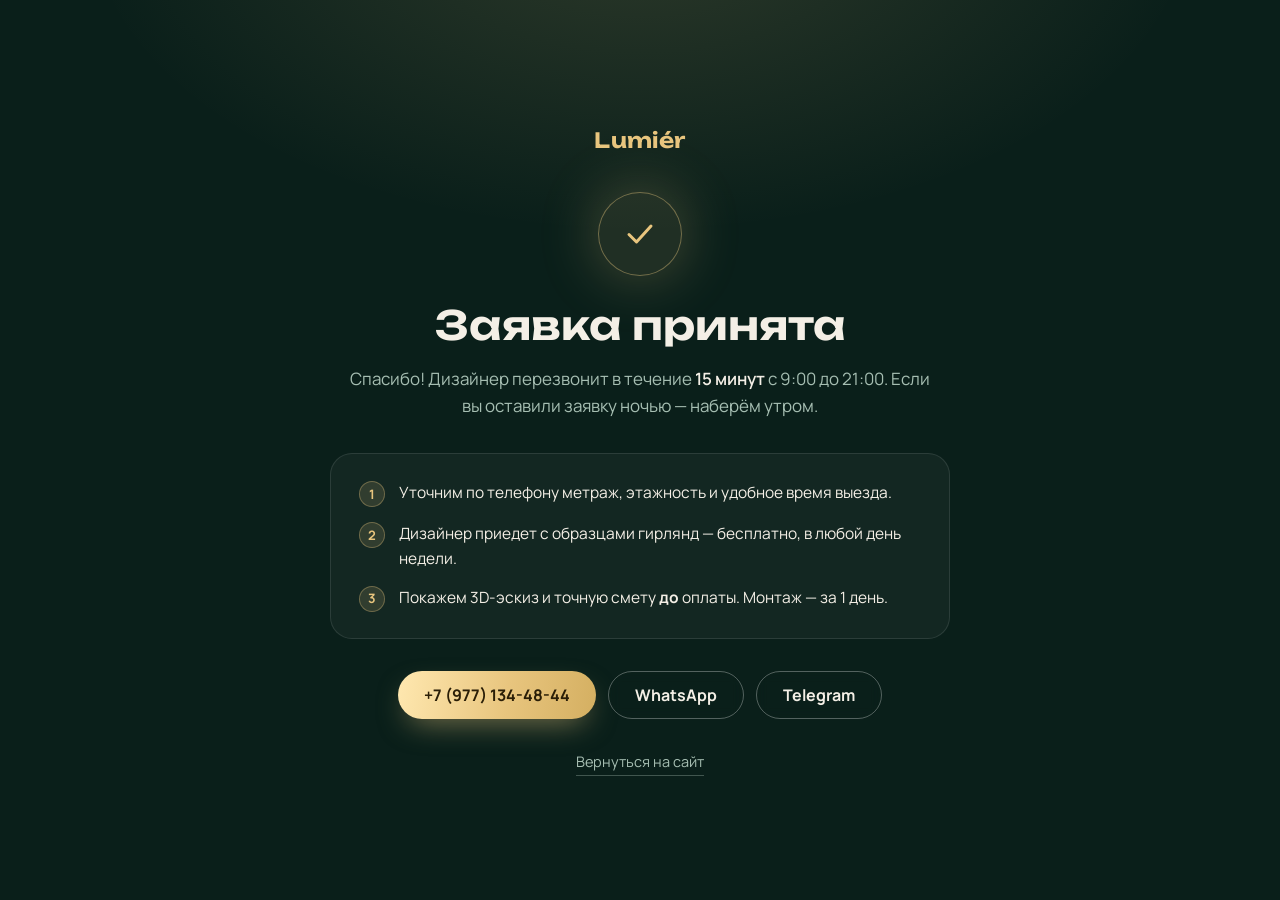
<file: thanks.html>
<!DOCTYPE html>
<html lang="ru">
<head>
<meta charset="UTF-8">
<meta name="viewport" content="width=device-width, initial-scale=1.0">
<title>Заявка принята — Lumiér</title>
<meta name="description" content="Заявка на украшение дома гирляндами принята. Дизайнер Lumiér перезвонит в ближайшее время.">

<!-- Служебная страница: в поиске ей делать нечего, иначе она попадёт в выдачу
     вместо главной и испортит статистику целей случайными заходами. -->
<meta name="robots" content="noindex, nofollow">
<meta name="theme-color" content="#0A1F1A">

<link rel="preload" as="font" type="font/woff2" href="assets/fonts/manrope-400-cyrillic.woff2" crossorigin>
<link rel="preload" as="font" type="font/woff2" href="assets/fonts/unbounded-600-cyrillic.woff2" crossorigin>
<link rel="stylesheet" href="assets/fonts/fonts.css">
<link rel="icon" type="image/svg+xml" href="assets/logo/logo-mark.svg">
<!-- нужен ради дизайн-токенов (:root) и классов .btn — своя вёрстка ниже -->
<link rel="stylesheet" href="css/styles.css">

<!-- ============ АНАЛИТИКА ============
     Счётчик здесь обязателен: цель «заявка» в Метрике считается по просмотру
     именно этой страницы. Уберёте счётчик — цель перестанет срабатывать. -->
<!-- Yandex.Metrika counter -->
<script type="text/javascript">
    (function(m,e,t,r,i,k,a){
        m[i]=m[i]||function(){(m[i].a=m[i].a||[]).push(arguments)};
        m[i].l=1*new Date();
        for (var j = 0; j < document.scripts.length; j++) {if (document.scripts[j].src === r) { return; }}
        k=e.createElement(t),a=e.getElementsByTagName(t)[0],k.async=1,k.src=r,a.parentNode.insertBefore(k,a)
    })(window, document,'script','https://mc.yandex.ru/metrika/tag.js?id=112009045', 'ym');

    ym(112009045, 'init', {ssr:true, webvisor:true, clickmap:true, ecommerce:"dataLayer", referrer: document.referrer, url: location.href, accurateTrackBounce:true, trackLinks:true});
</script>
<noscript><div><img src="https://mc.yandex.ru/watch/112009045" style="position:absolute; left:-9999px;" alt="" /></div></noscript>
<!-- /Yandex.Metrika counter -->

<style>
  body{
    min-height:100vh;
    display:flex; align-items:center; justify-content:center;
    padding:32px 20px;
    background:
      radial-gradient(900px 520px at 50% -10%, rgba(232,197,126,.16), transparent 62%),
      var(--night);
    color:var(--cream);
    font-family:var(--font);
    line-height:1.6;
  }

  .ty{ width:100%; max-width:620px; text-align:center; }

  .ty__logo{
    display:inline-block; margin-bottom:34px;
    font-family:var(--display); font-weight:600; font-size:21px; letter-spacing:.02em;
    color:var(--gold); text-decoration:none;
  }

  .ty__mark{
    width:84px; height:84px; margin:0 auto 26px;
    display:grid; place-items:center;
    border-radius:50%;
    background:rgba(232,197,126,.10);
    border:1.5px solid rgba(232,197,126,.42);
    box-shadow:var(--glow);
  }
  .ty__mark svg{ display:block; }

  .ty__title{
    font-family:var(--display); font-weight:600;
    font-size:clamp(28px, 5.2vw, 40px); line-height:1.18;
    margin-bottom:16px;
  }

  .ty__lead{ font-size:17px; color:var(--muted); margin-bottom:34px; }
  .ty__lead b{ color:var(--cream); font-weight:600; }

  .ty__next{
    text-align:left; list-style:none;
    display:grid; gap:14px;
    padding:26px 28px; margin-bottom:32px;
    border-radius:var(--r);
    background:var(--glass);
    border:1px solid var(--glass-line);
  }
  .ty__next li{ display:flex; gap:14px; align-items:flex-start; font-size:15.5px; }
  .ty__step{
    flex:0 0 26px; height:26px; margin-top:1px;
    display:grid; place-items:center;
    border-radius:50%;
    background:rgba(232,197,126,.14); border:1px solid rgba(232,197,126,.34);
    color:var(--gold); font-size:13px; font-weight:700;
  }

  .ty__actions{ display:flex; flex-wrap:wrap; gap:12px; justify-content:center; margin-bottom:28px; }

  .ty__back{
    display:inline-block;
    color:var(--muted); font-size:14.5px;
    text-decoration:none; border-bottom:1px solid rgba(166,190,178,.35);
    padding-bottom:2px;
  }
  .ty__back:hover{ color:var(--gold); border-bottom-color:var(--gold); }

  @media (max-width:560px){
    .ty__next{ padding:22px 20px; }
    .ty__actions .btn{ width:100%; }
  }
</style>
</head>
<body>

<main class="ty">
  <a class="ty__logo" href="index.html">Lumiér</a>

  <div class="ty__mark" aria-hidden="true">
    <svg width="38" height="38" viewBox="0 0 38 38" fill="none">
      <path d="M8 19.5 L15.5 27 L30 11" stroke="#E8C57E" stroke-width="3"
            stroke-linecap="round" stroke-linejoin="round"/>
    </svg>
  </div>

  <h1 class="ty__title">Заявка принята</h1>

  <p class="ty__lead">
    Спасибо! Дизайнер перезвонит в&nbsp;течение <b>15&nbsp;минут</b> с&nbsp;9:00 до&nbsp;21:00.
    Если вы&nbsp;оставили заявку ночью — наберём утром.
  </p>

  <ul class="ty__next">
    <li><span class="ty__step">1</span><span>Уточним по&nbsp;телефону метраж, этажность и&nbsp;удобное время выезда.</span></li>
    <li><span class="ty__step">2</span><span>Дизайнер приедет с&nbsp;образцами гирлянд — бесплатно, в&nbsp;любой день недели.</span></li>
    <li><span class="ty__step">3</span><span>Покажем 3D-эскиз и&nbsp;точную смету <b>до</b>&nbsp;оплаты. Монтаж — за&nbsp;1&nbsp;день.</span></li>
  </ul>

  <div class="ty__actions">
    <a href="tel:+79771344844" class="btn btn--gold">+7 (977) 134-48-44</a>
    <a href="https://wa.me/79771344844" class="btn btn--ghost" target="_blank" rel="noopener">WhatsApp</a>
    <a href="tg://resolve?domain=girlandahous" class="btn btn--ghost" target="_blank" rel="noopener">Telegram</a>
  </div>

  <a class="ty__back" href="index.html">Вернуться на&nbsp;сайт</a>
</main>

</body>
</html>
</file>
<file: assets/fonts/fonts.css>
/* Unbounded и Manrope, локальные копии (OFL). Сайт не обращается
   к fonts.googleapis.com — работает при любых блокировках. */
@font-face{
  font-family: 'Manrope';
  font-style: normal;
  font-weight: 400;
  font-display: swap;
  src: url(../fonts/manrope-400-cyrillic-ext.woff2) format('woff2');
  unicode-range: U+0460-052F, U+1C80-1C8A, U+20B4, U+2DE0-2DFF, U+A640-A69F, U+FE2E-FE2F;
}
@font-face{
  font-family: 'Manrope';
  font-style: normal;
  font-weight: 400;
  font-display: swap;
  src: url(../fonts/manrope-400-cyrillic.woff2) format('woff2');
  unicode-range: U+0301, U+0400-045F, U+0490-0491, U+04B0-04B1, U+2116;
}
@font-face{
  font-family: 'Manrope';
  font-style: normal;
  font-weight: 400;
  font-display: swap;
  src: url(../fonts/manrope-400-latin-ext.woff2) format('woff2');
  unicode-range: U+20BD;
}
@font-face{
  font-family: 'Manrope';
  font-style: normal;
  font-weight: 400;
  font-display: swap;
  src: url(../fonts/manrope-400-latin.woff2) format('woff2');
  unicode-range: U+0000-00FF, U+0131, U+0152-0153, U+02BB-02BC, U+02C6, U+02DA, U+02DC, U+0304, U+0308, U+0329, U+2000-206F, U+20AC, U+2122, U+2191, U+2193, U+2212, U+2215, U+FEFF, U+FFFD;
}
@font-face{
  font-family: 'Manrope';
  font-style: normal;
  font-weight: 500;
  font-display: swap;
  src: url(../fonts/manrope-500-cyrillic-ext.woff2) format('woff2');
  unicode-range: U+0460-052F, U+1C80-1C8A, U+20B4, U+2DE0-2DFF, U+A640-A69F, U+FE2E-FE2F;
}
@font-face{
  font-family: 'Manrope';
  font-style: normal;
  font-weight: 500;
  font-display: swap;
  src: url(../fonts/manrope-500-cyrillic.woff2) format('woff2');
  unicode-range: U+0301, U+0400-045F, U+0490-0491, U+04B0-04B1, U+2116;
}
@font-face{
  font-family: 'Manrope';
  font-style: normal;
  font-weight: 500;
  font-display: swap;
  src: url(../fonts/manrope-500-latin-ext.woff2) format('woff2');
  unicode-range: U+20BD;
}
@font-face{
  font-family: 'Manrope';
  font-style: normal;
  font-weight: 500;
  font-display: swap;
  src: url(../fonts/manrope-500-latin.woff2) format('woff2');
  unicode-range: U+0000-00FF, U+0131, U+0152-0153, U+02BB-02BC, U+02C6, U+02DA, U+02DC, U+0304, U+0308, U+0329, U+2000-206F, U+20AC, U+2122, U+2191, U+2193, U+2212, U+2215, U+FEFF, U+FFFD;
}
@font-face{
  font-family: 'Manrope';
  font-style: normal;
  font-weight: 600;
  font-display: swap;
  src: url(../fonts/manrope-600-cyrillic-ext.woff2) format('woff2');
  unicode-range: U+0460-052F, U+1C80-1C8A, U+20B4, U+2DE0-2DFF, U+A640-A69F, U+FE2E-FE2F;
}
@font-face{
  font-family: 'Manrope';
  font-style: normal;
  font-weight: 600;
  font-display: swap;
  src: url(../fonts/manrope-600-cyrillic.woff2) format('woff2');
  unicode-range: U+0301, U+0400-045F, U+0490-0491, U+04B0-04B1, U+2116;
}
@font-face{
  font-family: 'Manrope';
  font-style: normal;
  font-weight: 600;
  font-display: swap;
  src: url(../fonts/manrope-600-latin-ext.woff2) format('woff2');
  unicode-range: U+20BD;
}
@font-face{
  font-family: 'Manrope';
  font-style: normal;
  font-weight: 600;
  font-display: swap;
  src: url(../fonts/manrope-600-latin.woff2) format('woff2');
  unicode-range: U+0000-00FF, U+0131, U+0152-0153, U+02BB-02BC, U+02C6, U+02DA, U+02DC, U+0304, U+0308, U+0329, U+2000-206F, U+20AC, U+2122, U+2191, U+2193, U+2212, U+2215, U+FEFF, U+FFFD;
}
@font-face{
  font-family: 'Manrope';
  font-style: normal;
  font-weight: 700;
  font-display: swap;
  src: url(../fonts/manrope-700-cyrillic-ext.woff2) format('woff2');
  unicode-range: U+0460-052F, U+1C80-1C8A, U+20B4, U+2DE0-2DFF, U+A640-A69F, U+FE2E-FE2F;
}
@font-face{
  font-family: 'Manrope';
  font-style: normal;
  font-weight: 700;
  font-display: swap;
  src: url(../fonts/manrope-700-cyrillic.woff2) format('woff2');
  unicode-range: U+0301, U+0400-045F, U+0490-0491, U+04B0-04B1, U+2116;
}
@font-face{
  font-family: 'Manrope';
  font-style: normal;
  font-weight: 700;
  font-display: swap;
  src: url(../fonts/manrope-700-latin-ext.woff2) format('woff2');
  unicode-range: U+20BD;
}
@font-face{
  font-family: 'Manrope';
  font-style: normal;
  font-weight: 700;
  font-display: swap;
  src: url(../fonts/manrope-700-latin.woff2) format('woff2');
  unicode-range: U+0000-00FF, U+0131, U+0152-0153, U+02BB-02BC, U+02C6, U+02DA, U+02DC, U+0304, U+0308, U+0329, U+2000-206F, U+20AC, U+2122, U+2191, U+2193, U+2212, U+2215, U+FEFF, U+FFFD;
}
@font-face{
  font-family: 'Manrope';
  font-style: normal;
  font-weight: 800;
  font-display: swap;
  src: url(../fonts/manrope-800-cyrillic-ext.woff2) format('woff2');
  unicode-range: U+0460-052F, U+1C80-1C8A, U+20B4, U+2DE0-2DFF, U+A640-A69F, U+FE2E-FE2F;
}
@font-face{
  font-family: 'Manrope';
  font-style: normal;
  font-weight: 800;
  font-display: swap;
  src: url(../fonts/manrope-800-cyrillic.woff2) format('woff2');
  unicode-range: U+0301, U+0400-045F, U+0490-0491, U+04B0-04B1, U+2116;
}
@font-face{
  font-family: 'Manrope';
  font-style: normal;
  font-weight: 800;
  font-display: swap;
  src: url(../fonts/manrope-800-latin-ext.woff2) format('woff2');
  unicode-range: U+20BD;
}
@font-face{
  font-family: 'Manrope';
  font-style: normal;
  font-weight: 800;
  font-display: swap;
  src: url(../fonts/manrope-800-latin.woff2) format('woff2');
  unicode-range: U+0000-00FF, U+0131, U+0152-0153, U+02BB-02BC, U+02C6, U+02DA, U+02DC, U+0304, U+0308, U+0329, U+2000-206F, U+20AC, U+2122, U+2191, U+2193, U+2212, U+2215, U+FEFF, U+FFFD;
}
@font-face{
  font-family: 'Unbounded';
  font-style: normal;
  font-weight: 500;
  font-display: swap;
  src: url(../fonts/unbounded-500-cyrillic-ext.woff2) format('woff2');
  unicode-range: U+0460-052F, U+1C80-1C8A, U+20B4, U+2DE0-2DFF, U+A640-A69F, U+FE2E-FE2F;
}
@font-face{
  font-family: 'Unbounded';
  font-style: normal;
  font-weight: 500;
  font-display: swap;
  src: url(../fonts/unbounded-500-cyrillic.woff2) format('woff2');
  unicode-range: U+0301, U+0400-045F, U+0490-0491, U+04B0-04B1, U+2116;
}
@font-face{
  font-family: 'Unbounded';
  font-style: normal;
  font-weight: 500;
  font-display: swap;
  src: url(../fonts/unbounded-500-latin-ext.woff2) format('woff2');
  unicode-range: U+20BD;
}
@font-face{
  font-family: 'Unbounded';
  font-style: normal;
  font-weight: 500;
  font-display: swap;
  src: url(../fonts/unbounded-500-latin.woff2) format('woff2');
  unicode-range: U+0000-00FF, U+0131, U+0152-0153, U+02BB-02BC, U+02C6, U+02DA, U+02DC, U+0304, U+0308, U+0329, U+2000-206F, U+20AC, U+2122, U+2191, U+2193, U+2212, U+2215, U+FEFF, U+FFFD;
}
@font-face{
  font-family: 'Unbounded';
  font-style: normal;
  font-weight: 600;
  font-display: swap;
  src: url(../fonts/unbounded-600-cyrillic-ext.woff2) format('woff2');
  unicode-range: U+0460-052F, U+1C80-1C8A, U+20B4, U+2DE0-2DFF, U+A640-A69F, U+FE2E-FE2F;
}
@font-face{
  font-family: 'Unbounded';
  font-style: normal;
  font-weight: 600;
  font-display: swap;
  src: url(../fonts/unbounded-600-cyrillic.woff2) format('woff2');
  unicode-range: U+0301, U+0400-045F, U+0490-0491, U+04B0-04B1, U+2116;
}
@font-face{
  font-family: 'Unbounded';
  font-style: normal;
  font-weight: 600;
  font-display: swap;
  src: url(../fonts/unbounded-600-latin-ext.woff2) format('woff2');
  unicode-range: U+20BD;
}
@font-face{
  font-family: 'Unbounded';
  font-style: normal;
  font-weight: 600;
  font-display: swap;
  src: url(../fonts/unbounded-600-latin.woff2) format('woff2');
  unicode-range: U+0000-00FF, U+0131, U+0152-0153, U+02BB-02BC, U+02C6, U+02DA, U+02DC, U+0304, U+0308, U+0329, U+2000-206F, U+20AC, U+2122, U+2191, U+2193, U+2212, U+2215, U+FEFF, U+FFFD;
}
@font-face{
  font-family: 'Unbounded';
  font-style: normal;
  font-weight: 700;
  font-display: swap;
  src: url(../fonts/unbounded-700-cyrillic-ext.woff2) format('woff2');
  unicode-range: U+0460-052F, U+1C80-1C8A, U+20B4, U+2DE0-2DFF, U+A640-A69F, U+FE2E-FE2F;
}
@font-face{
  font-family: 'Unbounded';
  font-style: normal;
  font-weight: 700;
  font-display: swap;
  src: url(../fonts/unbounded-700-cyrillic.woff2) format('woff2');
  unicode-range: U+0301, U+0400-045F, U+0490-0491, U+04B0-04B1, U+2116;
}
@font-face{
  font-family: 'Unbounded';
  font-style: normal;
  font-weight: 700;
  font-display: swap;
  src: url(../fonts/unbounded-700-latin-ext.woff2) format('woff2');
  unicode-range: U+20BD;
}
@font-face{
  font-family: 'Unbounded';
  font-style: normal;
  font-weight: 700;
  font-display: swap;
  src: url(../fonts/unbounded-700-latin.woff2) format('woff2');
  unicode-range: U+0000-00FF, U+0131, U+0152-0153, U+02BB-02BC, U+02C6, U+02DA, U+02DC, U+0304, U+0308, U+0329, U+2000-206F, U+20AC, U+2122, U+2191, U+2193, U+2212, U+2215, U+FEFF, U+FFFD;
}
</file>
<file: css/styles.css>
/* ===================================================================
   Lumiér — украшение домов гирляндами под ключ
   Дизайн-система: тёмно-изумрудный «новогодний люкс» + тёплое золото
   =================================================================== */

:root{
  /* палитра */
  --night:      #0A1F1A;
  --night-2:    #0B2B22;
  --emerald:    #0E3B2E;
  --emerald-3:  #14503D;
  --gold:       #E8C57E;
  --gold-2:     #D4AF61;
  --warm:       #FFE8B0;
  --cream:      #F4EFE6;
  --cream-bg:   #F7F3EA;
  --ink:        #16221C;       /* текст на светлом */
  --muted:      #A6BEB2;       /* приглушённый на тёмном (AA) */
  --muted-d:    #4F6359;       /* приглушённый на светлом (AA) */
  --line:       rgba(232,197,126,.18);
  --line-d:     rgba(22,34,28,.12);
  --btn-line-d: rgba(22,34,28,.30);   /* видимый бордер outline-кнопок на светлом */
  --btn-line:   rgba(255,255,255,.30); /* видимый бордер outline-кнопок на тёмном */

  /* эффекты */
  --glass:      rgba(255,255,255,.04);
  --glass-line: rgba(255,255,255,.10);
  --glow:       0 0 60px rgba(232,197,126,.30);
  --shadow:     0 24px 60px -24px rgba(0,0,0,.55);
  --shadow-sm:  0 10px 30px -14px rgba(0,0,0,.45);
  --r:          22px;
  --r-sm:       14px;

  --maxw: 1200px;
  --font: "Manrope", system-ui, -apple-system, "Segoe UI", Roboto, sans-serif;
  --display: "Unbounded", var(--font);
}

*{ box-sizing:border-box; margin:0; padding:0; }
[hidden]{ display:none !important; }   /* hidden-атрибут должен скрывать даже .btn/.flex */
html{ scroll-behavior:smooth; -webkit-text-size-adjust:100%; }
body{
  font-family:var(--font);
  background:var(--night);
  color:var(--cream);
  line-height:1.6;
  font-size:17px;
  overflow-x:hidden;
  -webkit-font-smoothing:antialiased;
}
img{ max-width:100%; display:block; }
a{ color:inherit; text-decoration:none; }
/* длинные слова («рассчитывается», «Рублёво-Успенское») на узких экранах
   не должны распирать блок — переносим их, при возможности по слогам */
h1,h2,h3,h4,p,li,a,b,span,summary,figcaption,legend{ overflow-wrap:break-word; }
.section__title,.section__sub{ hyphens:auto; }
button{ font-family:inherit; cursor:pointer; border:none; background:none; color:inherit; }
.container{ width:100%; max-width:var(--maxw); margin:0 auto; padding:0 24px; }

/* ---------- типографика / утилиты ---------- */
.section{ padding:96px 0; position:relative; }
.section__head{ max-width:760px; margin:0 auto 56px; text-align:center; }
.section__title{
  font-family:var(--display);
  font-weight:600;
  font-size:clamp(28px,4.2vw,46px);
  line-height:1.12;
  letter-spacing:-.01em;
}
.section__sub{ margin-top:18px; color:var(--muted); font-size:clamp(16px,1.6vw,19px); }
.grad{
  background:linear-gradient(100deg,var(--warm),var(--gold) 45%,var(--gold-2));
  -webkit-background-clip:text; background-clip:text; color:transparent;
}
.eyebrow{
  display:inline-flex; align-items:center; gap:9px;
  font-size:13px; font-weight:700; letter-spacing:.14em; text-transform:uppercase;
  color:var(--gold); margin-bottom:18px;
}
.eyebrow .dot{ width:7px; height:7px; border-radius:50%; background:var(--warm); box-shadow:0 0 12px var(--warm); }
.eyebrow--dark{ color:var(--gold-2); }

/* ---------- кнопки ---------- */
.btn{
  display:inline-flex; align-items:center; justify-content:center; gap:8px;
  padding:15px 26px; border-radius:999px; font-weight:700; font-size:16px;
  transition:transform .2s, box-shadow .25s, background .25s, color .2s;
  white-space:nowrap; line-height:1;
}
.btn--sm{ padding:11px 18px; font-size:14px; }
.btn--full{ width:100%; }
.btn--gold{
  background:linear-gradient(100deg,var(--warm),var(--gold) 55%,var(--gold-2));
  color:#2A1E07; box-shadow:0 12px 30px -10px rgba(232,197,126,.55);
  position:relative; overflow:hidden;
}
.btn--gold::after{
  content:''; position:absolute; inset:0;
  background:linear-gradient(110deg, transparent 15%, rgba(255,255,255,.1) 30%, rgba(255,255,255,.75) 50%, rgba(255,255,255,.1) 70%, transparent 85%);
  transform:translateX(-140%);
  animation:btnShimmer 2.4s ease-in-out infinite;
  pointer-events:none;
}
.btn--gold:hover{ transform:translateY(-2px); box-shadow:0 18px 44px -10px rgba(232,197,126,.75); }
.btn--gold:hover::after{ animation-play-state:paused; }
.btn--ghost{ border:1.5px solid var(--btn-line); color:var(--cream); backdrop-filter:blur(6px); }
.btn--ghost:hover{ border-color:var(--gold); color:var(--gold); }
.btn--ghost-dark{ border:1.5px solid var(--btn-line-d); color:var(--ink); }
.btn--ghost-dark:hover{ border-color:var(--gold-2); color:var(--emerald-3); background:rgba(212,175,97,.08); }

/* видимый фокус для доступности */
:focus-visible{ outline:2px solid var(--gold); outline-offset:2px; border-radius:4px; }
.btn:focus-visible{ outline-offset:3px; }

/* =================== HEADER =================== */
.header{
  position:sticky; top:0; z-index:60;
  background:rgba(10,31,26,.72);
  backdrop-filter:saturate(140%) blur(14px);
  border-bottom:1px solid var(--line);
  transition:background .3s, box-shadow .3s;
}
.header.is-scrolled{ background:rgba(8,24,20,.92); box-shadow:0 10px 30px -18px #000; }
.header__inner{ display:flex; align-items:center; gap:18px; height:74px; }
.logo{ display:inline-flex; align-items:center; gap:11px; }
.logo__mark{ filter:drop-shadow(0 0 10px rgba(255,232,176,.5)); flex:none; }
.logo__word{ font-family:var(--display); font-weight:600; font-size:22px; letter-spacing:.01em; display:flex; align-items:baseline; gap:6px; }
.logo__dot{ color:var(--gold); }
.logo__word i{ font-style:normal; font-size:11px; letter-spacing:.16em; text-transform:uppercase; color:var(--muted); font-family:var(--font); font-weight:600; white-space:nowrap; }
.nav{ display:flex; gap:22px; margin-left:8px; }
.nav a{ font-size:15px; font-weight:600; color:var(--cream); opacity:.82; transition:opacity .2s,color .2s; white-space:nowrap; }
.nav a:hover{ opacity:1; color:var(--gold); }
.header__cta{ display:flex; align-items:center; gap:16px; margin-left:auto; }
.header__phone{ display:flex; flex-direction:column; line-height:1.2; text-align:right; }
.header__phone span{ font-weight:800; font-size:17px; white-space:nowrap; }
.header__phone small{ font-size:11px; color:var(--muted); }
.burger{ display:none; flex-direction:column; gap:5px; padding:8px; }
.burger span{ width:24px; height:2px; background:var(--cream); border-radius:2px; transition:.3s; }
.burger[aria-expanded="true"] span:nth-child(1){ transform:translateY(7px) rotate(45deg); }
.burger[aria-expanded="true"] span:nth-child(2){ opacity:0; }
.burger[aria-expanded="true"] span:nth-child(3){ transform:translateY(-7px) rotate(-45deg); }

/* =================== HERO (full-bleed cinematic) =================== */
.hero{ position:relative; overflow:hidden; min-height:min(88vh,720px); display:flex; align-items:center; background:var(--night); }
.hero__photo{ position:absolute; inset:0; width:100%; height:100%; object-fit:cover; object-position:75% 50%; z-index:0; background:linear-gradient(160deg,#0c3024,#0a1f1a); }
.hero__scrim{ position:absolute; inset:0; z-index:1; background:
    linear-gradient(100deg, rgba(8,22,18,.95) 0%, rgba(8,22,18,.82) 34%, rgba(8,22,18,.45) 58%, rgba(8,22,18,.12) 100%),
    linear-gradient(0deg, rgba(8,22,18,.85) 0%, transparent 32%); }
.hero__snow{ position:absolute; inset:0; z-index:1; opacity:.5; pointer-events:none;
  background-image:
    radial-gradient(1.5px 1.5px at 22% 26%, rgba(255,232,176,.9), transparent),
    radial-gradient(1.5px 1.5px at 62% 16%, rgba(255,232,176,.6), transparent),
    radial-gradient(1px 1px at 38% 64%, rgba(232,197,126,.7), transparent),
    radial-gradient(1px 1px at 14% 78%, rgba(232,197,126,.6), transparent),
    radial-gradient(1px 1px at 48% 40%, rgba(255,232,176,.5), transparent); }
.hero__snowfx{ position:absolute; inset:0; z-index:2; pointer-events:none; }
.hero__inner{ position:relative; z-index:3; padding:48px 0; }
.hero__content{ max-width:660px; }
.hero__title{ font-family:var(--display); font-weight:700; font-size:clamp(34px,4.4vw,54px); line-height:1.07; letter-spacing:-.02em; text-shadow:0 2px 30px rgba(0,0,0,.4); }
.hero__lead{ margin-top:14px; max-width:540px; color:#DCE6DF; font-size:clamp(15px,1.5vw,17px); }
.hero__lead b{ color:var(--warm); font-weight:700; }
.hero__price{ display:flex; align-items:center; gap:18px; margin:20px 0 4px; flex-wrap:wrap; }
.hero__price-main{ display:flex; align-items:baseline; gap:11px; }
.hero__price-main b{ font-family:var(--display); font-size:clamp(30px,3.6vw,40px); color:var(--gold); }
.hero__price-main span{ color:#C4D3CC; font-size:13.5px; line-height:1.3; }
.hero__pill{ display:inline-flex; align-items:center; gap:8px; padding:9px 16px; border:1px solid var(--line); border-radius:999px; font-size:14px; font-weight:600; color:var(--warm); background:rgba(10,31,26,.5); backdrop-filter:blur(6px); }
.hero__pill-ic{ display:grid; place-items:center; width:18px; height:18px; border-radius:50%; background:linear-gradient(135deg,var(--warm),var(--gold-2)); color:#2A1E07; font-size:11px; font-weight:800; }
.btn--lg{ padding:18px 32px; font-size:17px; }
.hero__actions{ display:flex; gap:14px; margin-top:22px; flex-wrap:wrap; }
.hero__credit{ position:absolute; right:24px; bottom:18px; z-index:3; display:flex; align-items:center; gap:8px; padding:9px 15px; border-radius:12px; background:rgba(10,31,26,.6); backdrop-filter:blur(10px); border:1px solid var(--line); font-size:12.5px; font-weight:600; color:var(--cream); }
.hero__credit::before{ content:"★"; color:var(--gold); }

/* =================== TRUST STRIP (стат-бэнд + бегущая лента) =================== */
.trust{ position:relative; background:linear-gradient(180deg, rgba(14,59,46,.5), rgba(10,31,26,.65)); border-bottom:1px solid var(--line); }
.trust .container{ padding-top:54px; padding-bottom:30px; }
/* строка достижений */
.trust__stats{ list-style:none; display:grid; grid-template-columns:repeat(4,1fr); gap:24px; }
.trust__stats li{ position:relative; text-align:center; padding:6px 12px; }
.trust__stats li:not(:last-child)::after{ content:""; position:absolute; right:-12px; top:14%; bottom:14%; width:1px; background:linear-gradient(180deg,transparent,var(--line),transparent); }
.trust__stats b{ display:block; font-family:var(--display); font-weight:700; font-size:clamp(34px,4.4vw,52px); line-height:1; color:var(--cream); letter-spacing:-.02em; }
.trust__stats b i{ font-style:normal; color:var(--gold); font-size:.55em; }
.trust__stats span{ display:block; margin-top:10px; font-size:13.5px; color:#A9C0B6; line-height:1.35; }
/* бегущая лента посёлков */
.trust__marquee{ display:flex; align-items:center; gap:24px; padding:22px 0 8px; margin-top:24px; border-top:1px solid var(--line); }
.trust__mlabel{ flex:none; padding-left:24px; font-size:12px; font-weight:700; letter-spacing:.14em; text-transform:uppercase; color:var(--gold-2); }
/* min-width:0 обязателен: без него flex-элемент не даёт себя сжать до ширины
   родителя и бегущая строка растягивает страницу по длине текста */
.trust__viewport{ position:relative; overflow:hidden; flex:1; min-width:0; max-width:100%;
  -webkit-mask:linear-gradient(90deg, transparent, #000 6%, #000 94%, transparent);
  mask:linear-gradient(90deg, transparent, #000 6%, #000 94%, transparent); }
.trust__track{ display:inline-flex; align-items:center; gap:0; white-space:nowrap; animation:marquee 38s linear infinite; }
.trust__track span{ font-family:var(--display); font-weight:500; font-size:clamp(17px,1.7vw,21px); color:var(--cream); opacity:.92; padding:0 4px; }
.trust__track i{ font-style:normal; color:var(--gold); margin:0 22px; font-size:13px; opacity:.7; }
.trust:hover .trust__track{ animation-play-state:paused; }
@keyframes marquee{ from{ transform:translateX(0); } to{ transform:translateX(-50%); } }
@media (prefers-reduced-motion:reduce){ .trust__track{ animation:none; } }

/* =================== PAINS =================== */
.pains{ background:linear-gradient(180deg,var(--night-2),var(--night)); }
.pains__grid{ display:grid; grid-template-columns:repeat(4,1fr); gap:20px; }
.pain{ padding:28px 26px; border-radius:var(--r); background:linear-gradient(180deg,rgba(255,255,255,.05),rgba(255,255,255,.02)); border:1px solid var(--glass-line); position:relative; overflow:hidden; transition:transform .3s, border-color .3s, box-shadow .3s; }
.pain:hover{ transform:translateY(-5px); border-color:rgba(232,197,126,.35); }
.pain__ic{ display:grid; place-items:center; width:50px; height:50px; border-radius:14px; background:rgba(232,197,126,.12); border:1px solid rgba(232,197,126,.3); color:var(--gold); margin-bottom:18px; }
.pain__ic svg{ width:25px; height:25px; }
.pain__no{ position:absolute; top:18px; right:22px; font-family:var(--display); font-weight:700; font-size:46px; color:var(--gold); opacity:.12; line-height:1; }
.pain h3{ margin:0 0 10px; font-size:18px; line-height:1.3; }
.pain p{ font-size:14.5px; color:var(--muted); }
.pains__solve{ margin-top:36px; display:flex; align-items:center; justify-content:space-between; gap:24px; flex-wrap:wrap; padding:28px 32px; border-radius:var(--r); background:linear-gradient(100deg,rgba(20,80,61,.5),rgba(14,59,46,.3)); border:1px solid var(--line); }
.pains__solve p{ max-width:680px; font-size:16px; }
.pains__solve b{ color:var(--warm); }

/* =================== SERVICES =================== */
.services{ background:var(--cream-bg); color:var(--ink); }
.services .section__sub,.prices .section__sub,.process .section__sub{ color:var(--muted-d); }
.services .eyebrow--dark,.prices .eyebrow--dark,.process .eyebrow--dark,.usp .eyebrow--dark,.team .eyebrow--dark,.reviews .eyebrow--dark,.faq .eyebrow--dark,.cases .eyebrow--dark,.pains .eyebrow--dark{ color:var(--gold-2); }
.services__bento{ display:grid; grid-template-columns:repeat(3,1fr); grid-auto-rows:230px; gap:20px;
  grid-template-areas:
    "facade trees   landscape"
    "facade designer designer"
    "figures designer designer"; }
.services__bento > .svc:nth-child(2){ grid-area:trees; }
.services__bento > .svc:nth-child(3){ grid-area:landscape; }
.services__bento > .svc:nth-child(4){ grid-area:figures; }
.svc{ position:relative; border-radius:var(--r); overflow:hidden; box-shadow:var(--shadow-sm); transition:transform .3s; }
.svc:hover{ transform:translateY(-5px); }
.svc img{ position:absolute; inset:0; width:100%; height:100%; object-fit:cover; background:linear-gradient(160deg,#13503d,#0a2a20); transition:transform .5s; }
.svc:hover img{ transform:scale(1.05); }
.svc__body{ position:absolute; inset:0; display:flex; flex-direction:column; justify-content:flex-end; padding:24px; background:linear-gradient(180deg,transparent 30%,rgba(8,22,18,.86)); color:var(--cream); }
.svc__body h3{ font-size:21px; font-family:var(--display); font-weight:500; }
.svc__body p{ font-size:14px; color:#D9E3DC; margin-top:6px; }
.svc--lg{ grid-area:facade; }
.svc--lg .svc__body h3{ font-size:26px; }
.svc--wide{ grid-area:designer; }
.svc--wide .svc__body h3{ font-size:24px; }
.svc__tag{ position:absolute; top:18px; left:18px; padding:7px 13px; border-radius:999px; background:rgba(10,31,26,.7); border:1px solid var(--line); color:var(--gold); font-size:13px; font-weight:700; backdrop-filter:blur(6px); }
.svc__tag--free{ color:var(--warm); }

/* =================== PRICES =================== */
.prices{ background:var(--cream-bg); color:var(--ink); }
.prices__grid{ display:grid; grid-template-columns:repeat(3,1fr); gap:22px; align-items:stretch; }
.plan{ position:relative; display:flex; flex-direction:column; padding:34px 30px; border-radius:var(--r); background:#fff; border:1px solid var(--line-d); box-shadow:var(--shadow-sm); }
.plan--feature{ background:linear-gradient(180deg,#0c2a21,#0a201a); color:var(--cream); border:1px solid var(--gold); box-shadow:0 30px 70px -30px rgba(14,59,46,.7); transform:translateY(-8px); }
.plan__flag{ position:absolute; top:-13px; left:50%; transform:translateX(-50%); padding:6px 16px; border-radius:999px; background:linear-gradient(100deg,var(--warm),var(--gold-2)); color:#2A1E07; font-size:12.5px; font-weight:800; white-space:nowrap; }
.plan__name{ font-family:var(--display); font-weight:600; font-size:24px; }
.plan__for{ margin-top:6px; font-size:14px; color:var(--muted-d); min-height:42px; }
.plan--feature .plan__for{ color:#B7C8BF; }
.plan__price{ margin:20px 0 4px; display:flex; align-items:baseline; gap:8px; }
.plan__price b{ font-family:var(--display); font-size:34px; color:var(--emerald-3); }
.plan--feature .plan__price b{ color:var(--gold); }
.plan__price span{ color:var(--muted-d); font-size:15px; }
.plan--feature .plan__price span{ color:#B7C8BF; }
.plan__meta{ font-size:13px; color:var(--muted-d); margin-bottom:20px; }
.plan--feature .plan__meta{ color:#9DB3A9; }
.plan__list{ list-style:none; display:flex; flex-direction:column; gap:11px; margin-bottom:26px; flex:1; }
.plan__list li{ position:relative; padding-left:28px; font-size:14.5px; }
.plan__list li::before{ content:"✓"; position:absolute; left:0; top:0; width:19px; height:19px; border-radius:50%; background:rgba(212,175,97,.18); color:var(--gold-2); font-size:11px; display:grid; place-items:center; font-weight:800; }
.plan--feature .plan__list li::before{ background:rgba(232,197,126,.2); color:var(--warm); }
.plan--feature .plan__list b{ color:var(--warm); }
.prices__foot{ text-align:center; margin-top:34px; color:var(--muted-d); font-size:15.5px; }
.prices__foot b{ color:var(--emerald-3); }

/* =================== CALC / QUIZ =================== */
.calc{ position:relative; overflow:hidden; background:var(--night);
  background-image:
    linear-gradient(100deg, rgba(7,20,16,.93) 0%, rgba(7,20,16,.72) 46%, rgba(7,20,16,.5) 100%),
    url('../assets/calc-bg-1440.webp');
  background-size:cover; background-position:center;
  min-height:100vh; display:flex; align-items:center; }
/* на телефонах хватает узкой версии — 44 КБ вместо 129 */
@media (max-width:768px){
  .calc{ background-image:
    linear-gradient(100deg, rgba(7,20,16,.93) 0%, rgba(7,20,16,.72) 46%, rgba(7,20,16,.5) 100%),
    url('../assets/calc-bg-780.webp'); }
}
.calc__inner{ position:relative; z-index:2; display:grid; grid-template-columns:.9fr 1.1fr; gap:48px; align-items:center; width:100%; }
.calc__perks{ list-style:none; margin-top:26px; display:flex; flex-direction:column; gap:12px; }
.calc__perks li{ position:relative; padding-left:30px; color:#E4EDE7; }
.calc__perks li::before{ content:"✦"; position:absolute; left:0; color:var(--gold); }
.calc__card{ background:linear-gradient(180deg, rgba(16,46,36,.86), rgba(10,32,25,.9)); border:1px solid rgba(232,197,126,.32); border-radius:26px; padding:32px; box-shadow:0 30px 70px -28px rgba(0,0,0,.7), 0 0 0 1px rgba(232,197,126,.06), 0 0 60px -20px rgba(232,197,126,.25); backdrop-filter:blur(16px); position:relative; animation:cardPulse 3.5s ease-in-out infinite; }
.calc__card:hover{ animation-play-state:paused; }
.quiz__progress{ height:5px; border-radius:999px; background:rgba(255,255,255,.08); overflow:hidden; margin-bottom:26px; }
.quiz__bar{ display:block; height:100%; width:20%; border-radius:999px; background:linear-gradient(90deg,var(--warm),var(--gold-2)); transition:width .4s; }
.quiz__step{ border:none; display:none; animation:fade .35s ease; }
.quiz__step.is-active{ display:block; }
.quiz__step legend{ font-family:var(--display); font-weight:500; font-size:22px; margin-bottom:20px; }
.quiz__opts{ display:grid; grid-template-columns:1fr 1fr; gap:12px; }
.opt{ position:relative; cursor:pointer; }
.opt input{ position:absolute; opacity:0; inset:0; }
.opt span{ display:flex; align-items:center; min-height:56px; padding:12px 18px; border-radius:var(--r-sm); border:1.5px solid rgba(232,197,126,.22); background:rgba(255,255,255,.04); font-weight:600; font-size:15px; transition:.2s; }
.opt:hover span{ border-color:var(--gold-2); background:rgba(232,197,126,.08); }
.opt input:checked + span{ border-color:var(--gold); background:rgba(232,197,126,.16); color:var(--warm); box-shadow:0 0 0 3px rgba(232,197,126,.16); }
.quiz__fields{ display:grid; gap:12px; margin:8px 0 16px; }
.quiz__fields input,.cta__form input,.modal__box input[type=text],.modal__box input[type=tel]{
  width:100%; padding:15px 18px; border-radius:var(--r-sm); border:1.5px solid var(--glass-line);
  background:rgba(255,255,255,.05); color:var(--cream); font-size:16px; font-family:inherit;
}
.quiz__fields input::placeholder{ color:#7c9388; }
.quiz__fields input:focus,.cta__form input:focus,.modal__box input:focus{ outline:none; border-color:var(--gold); }
.quiz__result{ margin-bottom:18px; padding:18px 20px; border-radius:var(--r-sm); background:rgba(232,197,126,.1); border:1px solid var(--line); text-align:center; }
.quiz__result span{ font-size:13px; color:var(--muted); display:block; }
.quiz__result b{ font-family:var(--display); font-size:30px; color:var(--warm); display:block; margin:4px 0; }
.quiz__result small{ font-size:12.5px; color:var(--muted); }
.quiz__nav{ display:flex; gap:12px; margin-top:8px; }
.quiz__nav .btn{ flex:1; }
.calc__hint{ text-align:center; margin-top:16px; font-size:13px; color:var(--muted); }

/* ---------- кастомный чекбокс согласия (единый для всех форм) ---------- */
.agree{ display:flex; gap:11px; align-items:flex-start; font-size:13.5px; line-height:1.45; color:#C4D3CC; cursor:pointer; }
.agree input{ position:absolute; opacity:0; width:0; height:0; }
.agree input + span{ position:relative; padding-left:30px; display:block; }
.agree input + span::before{ /* бокс */
  content:""; position:absolute; left:0; top:1px; width:20px; height:20px;
  border:1.5px solid var(--gold-2); border-radius:6px; background:rgba(255,255,255,.04);
  transition:background .15s, border-color .15s, box-shadow .15s;
}
.agree input + span::after{ /* галочка */
  content:""; position:absolute; left:7px; top:4px; width:5px; height:10px;
  border:solid #2A1E07; border-width:0 2.5px 2.5px 0; transform:rotate(45deg) scale(0);
  transition:transform .15s;
}
.agree input:checked + span::before{ background:linear-gradient(135deg,var(--warm),var(--gold-2)); border-color:var(--gold); }
.agree input:checked + span::after{ transform:rotate(45deg) scale(1); }
.agree input:focus-visible + span::before{ box-shadow:0 0 0 3px rgba(232,197,126,.35); }
.agree.is-error input + span::before{ border-color:#e0857e; box-shadow:0 0 0 3px rgba(224,133,126,.25); }
.agree a{ color:var(--gold); text-decoration:underline; position:relative; z-index:1; }
/* на светлых формах (если появятся) текст темнее */
.services .agree, .prices .agree, .faq .agree{ color:var(--ink); }

/* =================== PROCESS =================== */
.process{ background:var(--cream-bg); color:var(--ink); }
.steps{ list-style:none; counter-reset:s; display:grid; grid-template-columns:repeat(5,1fr); gap:18px; position:relative; }
.steps::before{ content:""; position:absolute; top:30px; left:8%; right:8%; height:2px; background:linear-gradient(90deg,transparent,var(--gold-2),transparent); opacity:.4; }
.step{ position:relative; text-align:center; }
.step__num{ width:60px; height:60px; margin:0 auto 18px; display:grid; place-items:center; border-radius:50%; background:#fff; border:2px solid var(--gold); color:var(--emerald-3); font-family:var(--display); font-weight:600; font-size:24px; box-shadow:0 8px 20px -8px rgba(212,175,97,.6); position:relative; z-index:1; }
.step__body h3{ font-size:17px; line-height:1.25; }
.step__body p{ font-size:14px; color:var(--muted-d); margin:8px 0 10px; }
.step__time{ display:inline-block; font-size:12.5px; font-weight:700; color:var(--emerald-3); padding:4px 12px; border-radius:999px; background:rgba(212,175,97,.28); }

/* =================== CASES =================== */
.cases{ background:linear-gradient(180deg,var(--night-2),var(--night)); }
.ba{ margin-bottom:48px; }   /* пара кадров во всю ширину, подпись под ними */
.ba__stage{ position:relative; border-radius:var(--r); overflow:hidden; aspect-ratio:16/10; box-shadow:var(--shadow); user-select:none; border:1px solid var(--glass-line); }
.ba__stage img{ position:absolute; inset:0; width:100%; height:100%; object-fit:cover; }
.ba__after{ background:linear-gradient(160deg,#14503d,#0a2a20); }
.ba__before-wrap{ position:absolute; inset:0; width:100%; overflow:hidden; clip-path:inset(0 50% 0 0); }
.ba__before-wrap img{ width:100%; max-width:none; }
.ba__before{ filter:brightness(.62) saturate(.72); background:#0a1a15; }
.ba__range{ position:absolute; inset:0; width:100%; height:100%; opacity:0; cursor:ew-resize; margin:0; }
.ba__handle{ position:absolute; top:0; bottom:0; left:50%; width:3px; background:var(--warm); transform:translateX(-50%); box-shadow:0 0 16px var(--warm); pointer-events:none; }
.ba__handle::after{ content:"⇆"; position:absolute; top:50%; left:50%; transform:translate(-50%,-50%); width:40px; height:40px; border-radius:50%; background:var(--warm); color:#2A1E07; display:grid; place-items:center; font-size:15px; font-weight:800; box-shadow:0 4px 14px rgba(0,0,0,.4); }
.ba__tag{ position:absolute; top:14px; padding:5px 12px; border-radius:999px; font-size:12px; font-weight:700; background:rgba(10,31,26,.7); backdrop-filter:blur(6px); }
.ba__tag--l{ left:14px; } .ba__tag--r{ right:14px; color:var(--gold); }
/* пара реальных кадров «днём / вечером» вместо шторки-сравнения:
   снимки сделаны с разных точек, поэтому вайп-слайдер здесь неуместен */
.ba__pair{ display:grid; grid-template-columns:1fr 1fr; gap:18px; }
.ba__shot{ position:relative; border-radius:var(--r); overflow:hidden; aspect-ratio:4/3; box-shadow:var(--shadow); border:1px solid var(--glass-line); cursor:zoom-in; }
.ba__shot img{ width:100%; height:100%; object-fit:cover; display:block; transition:transform .6s ease; }
.ba__shot:hover img{ transform:scale(1.03); }
.ba__cap h3{ font-family:var(--display); font-weight:500; font-size:24px; margin-top:22px; }
.ba__cap p{ margin-top:12px; color:var(--muted); }
.ba__cap b{ color:var(--warm); }
.cases__grid{ display:grid; grid-template-columns:repeat(3,1fr); gap:18px; }
.case{ position:relative; border-radius:var(--r-sm); overflow:hidden; cursor:pointer; aspect-ratio:4/3; box-shadow:var(--shadow-sm); border:1px solid var(--glass-line); }
.case img{ width:100%; height:100%; object-fit:cover; background:linear-gradient(160deg,#13503d,#0a2a20); transition:transform .5s; }
.case:hover img{ transform:scale(1.06); }
.case figcaption{ position:absolute; left:0; right:0; bottom:0; padding:16px; background:linear-gradient(transparent,rgba(8,22,18,.9)); }
.case figcaption b{ display:block; font-size:16px; }
.case figcaption span{ font-size:12.5px; color:var(--muted); }

/* --- Rich case cards --- */
.cases__grid{ display:flex; flex-direction:column; gap:48px; margin-top:40px; }
.case-card{ display:grid; grid-template-columns:1.1fr .9fr; background:linear-gradient(135deg,rgba(16,46,36,.96),rgba(10,31,26,.98)); border:1px solid rgba(232,197,126,.14); border-radius:var(--r); overflow:hidden; gap:0; transition:border-color .3s; }
.case-card:hover{ border-color:rgba(232,197,126,.36); }
.case-card--rev{ grid-template-columns:.9fr 1.1fr; }
.case-card--rev .case-card__photo{ order:2; }
.case-card--rev .case-card__info{ order:1; }
.case-card__photo{ position:relative; overflow:hidden; min-height:340px; }
.case-card__photo img{ width:100%; height:100%; object-fit:cover; display:block; transition:transform .6s ease; }
.case-card:hover .case-card__photo img{ transform:scale(1.04); }
.case-card__tag{ position:absolute; top:20px; left:20px; background:rgba(10,31,26,.82); border:1px solid rgba(232,197,126,.4); color:var(--gold); font-size:12px; font-weight:700; letter-spacing:.08em; text-transform:uppercase; padding:6px 14px; border-radius:999px; backdrop-filter:blur(6px); }
.case-card__info{ padding:40px 36px; display:flex; flex-direction:column; gap:16px; }
.case-card__title{ font-family:var(--display); font-size:26px; font-weight:600; color:var(--warm); }
.case-card__loc{ display:flex; align-items:center; gap:8px; color:var(--muted); font-size:14px; }
.case-card__loc svg{ color:var(--gold); flex-shrink:0; }
.case-card__specs{ list-style:none; display:flex; flex-direction:column; gap:0; border:1px solid rgba(232,197,126,.15); border-radius:12px; overflow:hidden; margin:4px 0; }
.case-card__specs li{ display:flex; justify-content:space-between; align-items:center; padding:11px 16px; font-size:14px; border-bottom:1px solid rgba(232,197,126,.1); }
.case-card__specs li:last-child{ border-bottom:none; }
.case-card__specs li:nth-child(odd){ background:rgba(255,255,255,.03); }
.case-card__specs span{ color:var(--muted); }
.case-card__specs b{ color:var(--warm); font-weight:600; }
.case-card__note{ font-size:14px; color:#9ab5a8; line-height:1.6; }
.case-card__btn{ align-self:flex-start; margin-top:auto; }

/* --- Галерея фото внутри кейс-карточки --- */
.case-card__photo.js-gal .js-gal-main{ cursor:zoom-in; }
.case-card__zoom{
  position:absolute; top:18px; right:18px; z-index:2;
  width:40px; height:40px; border-radius:50%; display:grid; place-items:center;
  background:rgba(10,31,26,.72); border:1px solid rgba(232,197,126,.35); color:var(--gold);
  backdrop-filter:blur(6px); opacity:0; transform:scale(.9); transition:.25s;
}
.case-card__zoom svg{ width:19px; height:19px; }
.case-card:hover .case-card__zoom{ opacity:1; transform:scale(1); }
.case-card__zoom:hover{ background:var(--gold); color:#2A1E07; border-color:var(--gold); }
.case-card__zoom:focus-visible{ opacity:1; transform:scale(1); }
.case-card__thumbs{
  position:absolute; left:0; right:0; bottom:0; z-index:2;
  display:flex; gap:8px; padding:34px 16px 14px; overflow-x:auto;
  background:linear-gradient(180deg, transparent, rgba(6,18,14,.88));
  scrollbar-width:none;
}
.case-card__thumbs::-webkit-scrollbar{ display:none; }
.cthumb{
  flex:0 0 62px; height:44px; border-radius:8px; overflow:hidden; padding:0;
  border:2px solid transparent; opacity:.62; transition:.22s; cursor:pointer;
}
.cthumb img{ width:100%; height:100%; object-fit:cover; display:block; }
.cthumb:hover{ opacity:1; }
.cthumb.is-active{ opacity:1; border-color:var(--gold); }
.cthumb:focus-visible{ opacity:1; outline:2px solid var(--gold); outline-offset:2px; }

/* --- Segments --- */
.segs{ background:var(--night); color:var(--cream); }
.segs__grid{ display:grid; grid-template-columns:repeat(3,1fr); gap:24px; }
.seg{ background:rgba(255,255,255,.04); border:1px solid rgba(232,197,126,.16); border-radius:var(--r); overflow:hidden; display:flex; flex-direction:column; transition:border-color .3s,transform .3s; }
.seg:hover{ border-color:rgba(232,197,126,.4); transform:translateY(-6px); }
.seg__img-wrap{ height:220px; overflow:hidden; }
.seg__img-wrap img{ width:100%; height:100%; object-fit:cover; display:block; transition:transform .5s; }
.seg:hover .seg__img-wrap img{ transform:scale(1.06); }
.seg__title{ font-family:var(--display); font-size:20px; font-weight:600; color:var(--warm); padding:24px 24px 8px; }
.seg__list{ list-style:none; padding:0 24px 20px; display:flex; flex-direction:column; gap:8px; flex:1; }
.seg__list li{ font-size:14.5px; color:#9ab5a8; padding-left:20px; position:relative; }
.seg__list li::before{ content:"✦"; position:absolute; left:0; color:var(--gold); font-size:10px; top:3px; }
.seg__btn{ margin:0 24px 24px; align-self:flex-start; }
.video{ margin-top:56px; }
.video__title{ font-family:var(--display); font-weight:500; font-size:24px; text-align:center; margin-bottom:26px; }
.video__grid{ display:grid; grid-template-columns:repeat(3,1fr); gap:18px; }
.vid{ position:relative; border-radius:var(--r-sm); overflow:hidden; aspect-ratio:16/10; display:block; border:1px solid var(--glass-line); }
.vid img{ width:100%; height:100%; object-fit:cover; background:linear-gradient(160deg,#13503d,#0a2a20); }
.vid::after{ content:""; position:absolute; inset:auto 0 0 0; height:55%; background:linear-gradient(transparent,rgba(6,18,14,.88)); pointer-events:none; }
.vid__play{ position:absolute; top:50%; left:50%; transform:translate(-50%,-50%); width:60px; height:60px; border-radius:50%; background:rgba(232,197,126,.92); color:#2A1E07; display:grid; place-items:center; font-size:20px; padding-left:4px; box-shadow:var(--glow); transition:transform .25s; z-index:2; }
.vid:hover .vid__play{ transform:translate(-50%,-50%) scale(1.1); }
.vid b{ position:absolute; left:14px; bottom:12px; right:14px; font-size:14px; z-index:2; line-height:1.3; }

/* =================== USP =================== */
.usp{ background:var(--cream-bg); color:var(--ink); }
.usp__grid{ display:grid; grid-template-columns:repeat(3,1fr); gap:20px; }
.usp__card{ padding:32px 28px; border-radius:var(--r); background:#fff; border:1px solid var(--line-d); box-shadow:var(--shadow-sm); transition:transform .25s; }
.usp__card:hover{ transform:translateY(-5px); }
.usp__ic{ display:grid; place-items:center; width:54px; height:54px; border-radius:16px; background:linear-gradient(135deg,var(--emerald-3),var(--emerald)); color:var(--warm); margin-bottom:18px; box-shadow:0 10px 24px -10px rgba(14,59,46,.6); }
.usp__ic svg{ width:26px; height:26px; }
.usp__card h3{ font-size:19px; margin-bottom:9px; }
.usp__card p{ font-size:14.5px; color:var(--muted-d); }

/* =================== SAFETY (bold) =================== */
.safety{ background:linear-gradient(180deg,var(--night-2),var(--night)); }
.safety__banner{ position:relative; border-radius:var(--r); overflow:hidden; box-shadow:var(--shadow); border:1px solid var(--glass-line); margin-bottom:18px; }
.safety__banner img{ width:100%; height:100%; object-fit:cover; aspect-ratio:16/5; min-height:220px; background:linear-gradient(160deg,#13503d,#0a2a20); }
.safety__banner figcaption{ position:absolute; inset:0; display:flex; flex-direction:column; justify-content:center; gap:8px; padding:0 7%; background:linear-gradient(90deg, rgba(6,18,14,.94) 0%, rgba(6,18,14,.7) 48%, rgba(6,18,14,.05) 100%); }
.safety__banner-ic{ display:grid; place-items:center; width:46px; height:46px; border-radius:50%; background:linear-gradient(135deg,var(--warm),var(--gold-2)); color:#2A1E07; }
.safety__banner-ic svg{ width:24px; height:24px; }
.safety__banner b{ font-family:var(--display); font-weight:600; font-size:clamp(22px,2.6vw,30px); color:var(--cream); }
.safety__banner-txt{ color:#CBD8D0; font-size:15px; max-width:480px; }
.safety__cards{ display:grid; grid-template-columns:repeat(4,1fr); gap:18px; }
.scard{ padding:28px 24px; border-radius:var(--r); background:var(--glass); border:1px solid var(--glass-line); transition:transform .3s, border-color .3s, box-shadow .3s; }
.scard:hover{ transform:translateY(-5px); border-color:rgba(232,197,126,.5); box-shadow:0 22px 48px -26px #000; }
.scard__ic{ display:grid; place-items:center; width:56px; height:56px; border-radius:16px; background:linear-gradient(135deg,var(--emerald-3),var(--emerald)); color:var(--warm); margin-bottom:18px; box-shadow:0 10px 24px -10px rgba(14,59,46,.6); }
.scard__ic svg{ width:27px; height:27px; }
.scard h3{ font-size:17.5px; }
.scard p{ margin-top:9px; font-size:14px; color:var(--muted); }
/* карточка-характеристика: список параметров + поясняющая строка снизу */
.scard--spec{ display:flex; flex-direction:column; }
.scard__specs{ list-style:none; margin-top:14px; display:flex; flex-direction:column; gap:9px; }
.scard__specs li{ position:relative; padding-left:20px; font-size:14px; line-height:1.5; color:var(--cream); }
.scard__specs li::before{
  content:""; position:absolute; left:0; top:.52em;
  width:7px; height:7px; border-radius:50%; background:var(--gold);
  box-shadow:0 0 10px rgba(232,197,126,.55);
}
.scard--spec p{ margin-top:auto; padding-top:14px; }
.safety__cta{ text-align:center; margin-top:32px; }

/* =================== B2B =================== */
.b2b{ position:relative; overflow:hidden; background:linear-gradient(120deg,var(--emerald),var(--night) 70%); }
.b2b__glow{ position:absolute; width:560px; height:560px; left:-140px; bottom:-180px; background:radial-gradient(circle,rgba(232,197,126,.18),transparent 65%); }
.b2b__inner{ position:relative; z-index:2; display:grid; grid-template-columns:1.25fr .75fr; gap:48px; align-items:center; }
.b2b__lead{ margin:18px 0 26px; color:#CBD8D0; font-size:17px; max-width:560px; }
.b2b__list{ list-style:none; display:flex; flex-direction:column; gap:14px; margin-bottom:30px; }
.b2b__list li{ position:relative; padding-left:30px; color:#CBD8D0; font-size:15.5px; }
.b2b__list li::before{ content:"→"; position:absolute; left:0; color:var(--gold); font-weight:800; }
.b2b__list b{ color:var(--cream); }
.b2b__actions{ display:flex; gap:14px; flex-wrap:wrap; }
.b2b__stats{ list-style:none; display:grid; grid-template-columns:1fr 1fr; gap:16px; }
.b2b__stats li{ padding:26px 22px; border-radius:var(--r); background:var(--glass); border:1px solid var(--glass-line); text-align:center; }
.b2b__stats b{ display:block; font-family:var(--display); font-weight:600; font-size:30px; color:var(--gold); }
.b2b__stats span{ font-size:13px; color:var(--muted); }

/* =================== SOCIAL / UGC =================== */
.social{ background:var(--cream-bg); color:var(--ink); }
.social__grid{ display:grid; grid-template-columns:repeat(6,1fr); gap:14px; }
.post{ position:relative; aspect-ratio:1/1; border-radius:var(--r-sm); overflow:hidden; cursor:pointer; box-shadow:var(--shadow-sm); border:1px solid var(--line-d); }
.post img{ width:100%; height:100%; object-fit:cover; background:linear-gradient(160deg,#13503d,#0a2a20); transition:transform .5s; }
.post:hover img{ transform:scale(1.08); }
.post__heart{ position:absolute; left:10px; bottom:9px; font-size:12.5px; font-weight:700; color:#fff; text-shadow:0 1px 6px rgba(0,0,0,.6); }

/* =================== TEAM =================== */
.team{ background:var(--cream-bg); color:var(--ink); }
.team__grid{ display:grid; grid-template-columns:repeat(4,1fr); gap:20px; }
.member{ background:#fff; border-radius:var(--r); overflow:hidden; border:1px solid var(--line-d); box-shadow:var(--shadow-sm); }
.member img{ width:100%; aspect-ratio:1/1; object-fit:cover; background:linear-gradient(160deg,#13503d,#0a2a20); }
.member__body{ padding:20px 22px; }
.member__body b{ font-size:18px; }
.member__body span{ display:block; font-size:13px; color:var(--gold-2); font-weight:600; margin:2px 0 10px; }
.member__body p{ font-size:14px; color:var(--muted-d); }

/* =================== REVIEWS =================== */
.reviews{ background:linear-gradient(180deg,var(--night-2),var(--night)); }
.reviews__viewport{ overflow:hidden; }
.reviews__track{ display:flex; gap:22px; transition:transform .5s ease; }
.review{ flex:0 0 calc(50% - 11px); padding:32px 30px; border-radius:var(--r); background:var(--glass); border:1px solid var(--glass-line); }
.review__stars{ color:var(--gold); letter-spacing:3px; margin-bottom:14px; }
.review p{ font-size:16px; color:#DCE6DF; }
.review footer{ margin-top:18px; display:flex; flex-direction:column; }
.review footer b{ font-size:15px; }
.review footer span{ font-size:13px; color:var(--muted); }
.reviews__nav{ display:flex; justify-content:center; gap:14px; margin-top:30px; }
.reviews__btn{ width:50px; height:50px; border-radius:50%; border:1.5px solid var(--btn-line); color:var(--gold); font-size:22px; transition:.2s; }
/* кружок остаётся 9px, но кнопка — 30px, чтобы в неё можно было попасть пальцем */
.reviews__dots{ display:flex; justify-content:center; gap:0; margin-top:12px; }
.reviews__dots button{ width:30px; height:30px; display:grid; place-items:center; background:none; }
.reviews__dots button::before{ content:""; width:9px; height:9px; border-radius:50%; background:var(--btn-line); transition:.2s; }
.reviews__dots button.is-active::before{ background:var(--gold); transform:scale(1.25); }
.reviews__btn:hover{ background:var(--gold); color:#2A1E07; border-color:var(--gold); }

/* =================== FAQ =================== */
.faq{ background:var(--cream-bg); color:var(--ink); }
.faq__list{ max-width:860px; margin:0 auto; display:flex; flex-direction:column; gap:12px; }
.qa{ background:#fff; border:1px solid var(--line-d); border-radius:var(--r-sm); overflow:hidden; transition:border-color .2s; }
.qa[open]{ border-color:var(--gold-2); box-shadow:var(--shadow-sm); }
.qa summary{ list-style:none; cursor:pointer; padding:22px 56px 22px 24px; font-weight:700; font-size:16.5px; position:relative; }
.qa summary::-webkit-details-marker{ display:none; }
.qa__ic{ position:absolute; right:22px; top:50%; transform:translateY(-50%); width:22px; height:22px; }
.qa__ic::before,.qa__ic::after{ content:""; position:absolute; background:var(--gold-2); border-radius:2px; top:50%; left:50%; transform:translate(-50%,-50%); }
.qa__ic::before{ width:14px; height:2px; }
.qa__ic::after{ width:2px; height:14px; transition:transform .25s; }
.qa[open] .qa__ic::after{ transform:translate(-50%,-50%) rotate(90deg); opacity:0; }
.qa p{ padding:0 24px 24px; color:#3F5249; font-size:15px; }

/* =================== FINAL CTA =================== */
.cta{ position:relative; background:linear-gradient(120deg,var(--emerald),var(--night)); overflow:hidden; }
.cta__glow{ position:absolute; width:600px; height:600px; right:-120px; top:-160px; background:radial-gradient(circle,rgba(232,197,126,.2),transparent 65%); }
.cta__inner{ position:relative; z-index:2; display:grid; grid-template-columns:1.1fr .9fr; gap:48px; align-items:center; }
.cta__text h2{ font-family:var(--display); font-weight:600; font-size:clamp(28px,4vw,44px); line-height:1.1; }
.cta__text p{ margin:18px 0 26px; color:#CBD8D0; font-size:17px; max-width:520px; }
.cta__text b{ color:var(--warm); }
.cta__contacts{ display:flex; align-items:center; gap:24px; flex-wrap:wrap; }
.cta__phone{ font-family:var(--display); font-weight:600; font-size:26px; color:var(--gold); }
.cta__mess{ display:flex; gap:10px; }
.msg{ padding:10px 18px; border-radius:999px; font-weight:700; font-size:14px; border:1.5px solid var(--glass-line); }
.msg--wa:hover{ border-color:#25D366; color:#25D366; }
.msg--tg:hover{ border-color:#2AABEE; color:#2AABEE; }
.cta__form{ background:var(--glass); border:1px solid var(--glass-line); border-radius:26px; padding:32px; box-shadow:var(--shadow); display:flex; flex-direction:column; gap:14px; }
.cta__form h3{ font-family:var(--display); font-weight:500; font-size:21px; }

/* =================== FOOTER =================== */
.footer{ background:#071711; border-top:1px solid var(--line); padding:60px 0 28px; }
.footer__inner{ display:grid; grid-template-columns:1.6fr 1fr 1fr 1.2fr; gap:36px; }
.footer__brand p{ margin-top:16px; color:var(--muted); font-size:14px; max-width:300px; }
.logo--footer .logo__word{ font-size:20px; }
.footer__col h4{ font-size:14px; text-transform:uppercase; letter-spacing:.1em; color:var(--gold-2); margin-bottom:16px; }
.footer__col a{ display:block; color:var(--muted); font-size:14.5px; margin-bottom:10px; transition:color .2s; }
.footer__col a:hover{ color:var(--gold); }
.footer__col a.footer__phone{ font-weight:800; font-size:18px; color:var(--cream); }
.footer__small{ font-size:12.5px; color:var(--muted); margin:12px 0 16px; }
.footer__bottom{ display:flex; justify-content:space-between; gap:16px; flex-wrap:wrap; margin-top:42px; padding-top:24px; border-top:1px solid var(--line); font-size:13px; color:var(--muted); }
.footer__bottom a{ color:var(--muted); text-decoration:underline; display:inline-block; padding:6px 0; }

/* =================== MOBILE BAR =================== */
.mobilebar{ position:fixed; left:0; right:0; bottom:0; z-index:55; display:none; gap:10px; padding:10px 14px calc(10px + env(safe-area-inset-bottom)); background:rgba(8,24,20,.92); backdrop-filter:blur(12px); border-top:1px solid var(--line); }
.mobilebar a,.mobilebar button{ flex:1; text-align:center; padding:14px; border-radius:14px; font-weight:700; font-size:15px; }
.mobilebar__call{ border:1.5px solid var(--glass-line); color:var(--cream); }
.mobilebar__calc{ background:linear-gradient(100deg,var(--warm),var(--gold-2)); color:#2A1E07; }

/* =================== MODAL =================== */
.modal,.lightbox{ position:fixed; inset:0; z-index:90; display:grid; place-items:center; padding:20px; }
.modal[hidden],.lightbox[hidden]{ display:none; }
.modal__overlay{ position:absolute; inset:0; background:rgba(5,16,12,.82); backdrop-filter:blur(6px); }
.modal__box{ position:relative; z-index:2; width:100%; max-width:440px; background:linear-gradient(180deg,#0c2a21,#0a201a); border:1px solid var(--gold); border-radius:24px; padding:36px 32px; box-shadow:var(--shadow); animation:pop .35s ease; }
.modal__box h3{ font-family:var(--display); font-weight:500; font-size:24px; }
.modal__sub{ color:var(--muted); font-size:14.5px; margin:10px 0 22px; }
.modal__box form{ display:flex; flex-direction:column; gap:14px; }
.modal__close,.lightbox__close{ position:absolute; top:14px; right:16px; width:38px; height:38px; border-radius:50%; font-size:24px; color:var(--cream); background:rgba(255,255,255,.06); transition:.2s; }
.modal__close:hover{ background:var(--gold); color:#2A1E07; }
.lightbox{ background:rgba(5,16,12,.97); }
.lightbox img{ max-width:92vw; max-height:86vh; border-radius:14px; box-shadow:var(--shadow); }
.lightbox__close{ position:fixed; top:24px; right:24px; }
.lightbox__close:hover{ background:var(--gold); color:#2A1E07; }
.lightbox__nav{
  position:fixed; top:50%; transform:translateY(-50%); z-index:3;
  width:52px; height:52px; border-radius:50%; font-size:26px; line-height:1;
  color:var(--cream); background:rgba(255,255,255,.08); border:1px solid rgba(255,255,255,.14);
  backdrop-filter:blur(6px); transition:.2s;
}
.lightbox__nav:hover{ background:var(--gold); color:#2A1E07; border-color:var(--gold); }
.lightbox__nav--prev{ left:24px; } .lightbox__nav--next{ right:24px; }
.lightbox__nav[hidden]{ display:none; }
.lightbox__count{
  position:fixed; bottom:26px; left:50%; transform:translateX(-50%); z-index:3;
  font-size:13px; font-weight:600; letter-spacing:.06em; color:var(--muted);
  background:rgba(10,31,26,.7); border:1px solid var(--glass-line);
  padding:7px 16px; border-radius:999px; backdrop-filter:blur(6px);
}
.lightbox__count[hidden]{ display:none; }

/* =================== TOAST =================== */
.toast{ position:fixed; bottom:28px; left:50%; transform:translateX(-50%) translateY(20px); z-index:100; padding:18px 26px; border-radius:16px; background:linear-gradient(100deg,var(--warm),var(--gold-2)); color:#2A1E07; box-shadow:var(--shadow); opacity:0; transition:.4s; text-align:center; }
.toast b{ display:block; font-size:16px; } .toast span{ font-size:13.5px; }
.toast.is-show{ opacity:1; transform:translateX(-50%) translateY(0); }

/* =================== ВИДЫ ПОДСВЕТКИ =================== */
.lights{ background:linear-gradient(180deg,var(--night),var(--night-2)); }
.lights__grid{ display:grid; grid-template-columns:repeat(3,1fr); gap:20px; }
.light{ padding:30px 26px; border-radius:var(--r); background:var(--glass); border:1px solid var(--glass-line); transition:transform .3s, border-color .3s, box-shadow .3s; }
.light:hover{ transform:translateY(-5px); border-color:rgba(212,175,97,.5); box-shadow:0 22px 48px -26px #000; }
.light__art{ width:80px; height:44px; color:var(--gold); margin-bottom:16px; filter:drop-shadow(0 0 8px rgba(232,197,126,.45)); }
.light__art circle{ fill:var(--warm); }
.light h3{ font-size:19px; font-family:var(--display); font-weight:500; }
.light p{ margin-top:8px; font-size:14.5px; color:var(--muted); }

/* =================== РАСЧЁТ ПО ФОТО =================== */
/* фигурный переход: зелёная секция «приподнимается» скруглённым верхом над квизом */
.photo{ position:relative; z-index:2; overflow:hidden; margin-top:-34px; border-radius:38px 38px 0 0;
  background:linear-gradient(180deg, var(--emerald-3) 0%, var(--emerald) 30%, var(--night) 100%);
  box-shadow:0 -30px 60px -30px rgba(0,0,0,.5); }
.photo__glow{ position:absolute; width:560px; height:560px; right:-140px; top:-120px; background:radial-gradient(circle,rgba(232,197,126,.2),transparent 65%); z-index:1; }
.photo__inner{ position:relative; z-index:2; display:grid; grid-template-columns:1.1fr .9fr; gap:48px; align-items:center; }
.photo__lead{ margin:18px 0 24px; color:#CBD8D0; font-size:17px; max-width:560px; }
.photo__actions{ display:flex; gap:14px; flex-wrap:wrap; }
.photo__steps{ list-style:none; display:flex; gap:26px; margin-top:26px; flex-wrap:wrap; }
.photo__steps li{ font-size:14px; color:#CBD8D0; }
.photo__steps b{ color:var(--gold); font-family:var(--display); margin-right:4px; }
.photo__visual{ border-radius:var(--r); overflow:hidden; box-shadow:var(--shadow); border:1px solid var(--glass-line); }
.photo__visual img{ width:100%; aspect-ratio:4/3; object-fit:cover; background:linear-gradient(160deg,#13503d,#0a2a20); }

/* =================== ПОЧЕМУ НАМ ДОВЕРЯЮТ =================== */
.creds{ background:#fff; color:var(--ink); }
.creds__grid{ display:grid; grid-template-columns:repeat(4,1fr); gap:20px; }
.cred{ padding:30px 26px; border-radius:var(--r); background:#fff; border:1px solid var(--line-d); box-shadow:var(--shadow-sm); transition:transform .3s, box-shadow .3s, border-color .3s; }
.cred:hover{ transform:translateY(-5px); border-color:rgba(212,175,97,.55); box-shadow:0 24px 50px -24px rgba(14,59,46,.45); }
.cred__ic{ display:grid; place-items:center; width:54px; height:54px; border-radius:16px; background:linear-gradient(135deg,var(--emerald-3),var(--emerald)); color:var(--warm); margin-bottom:18px; box-shadow:0 10px 24px -10px rgba(14,59,46,.6); }
.cred__ic svg{ width:26px; height:26px; }
.cred h3{ font-size:18px; }
.cred p{ margin-top:9px; font-size:14px; color:var(--muted-d); }

/* =================== PREMIUM POLISH (единый слой поверх базовых стилей) =================== */
/* мягкая кинематографичная глубина на тёмных секциях — перекликается с героем */
.pains, .cases, .reviews{ position:relative; }
.pains::after, .cases::after, .reviews::after{
  content:""; position:absolute; inset:0; pointer-events:none; z-index:0;
  background:radial-gradient(55% 45% at 82% 4%, rgba(20,80,61,.40), transparent 70%);
}
.pains > .container, .cases > .container, .reviews > .container{ position:relative; z-index:1; }

/* премиальные hover-микровзаимодействия (золотое свечение) */
.svc, .case{ transition:transform .35s, box-shadow .35s; }
.svc:hover, .case:hover{ box-shadow:0 26px 60px -28px rgba(0,0,0,.6), 0 0 0 1px var(--line); }
.usp__card, .plan, .member, .pain, .qa{ transition:transform .3s, box-shadow .3s, border-color .3s; }
.usp__card:hover{ box-shadow:0 24px 50px -24px rgba(14,59,46,.45); border-color:rgba(212,175,97,.55); }
.member:hover{ transform:translateY(-5px); box-shadow:0 26px 54px -26px rgba(14,59,46,.5); border-color:rgba(212,175,97,.45); }
.plan:not(.plan--feature):hover{ transform:translateY(-6px); box-shadow:0 30px 60px -28px rgba(14,59,46,.45); border-color:rgba(212,175,97,.55); }
.pain:hover{ box-shadow:0 0 0 1px var(--line), 0 20px 46px -26px #000; }
.qa:hover{ border-color:rgba(212,175,97,.5); }
.vid, .post{ transition:transform .35s, box-shadow .35s; }
.vid:hover, .post:hover{ box-shadow:0 22px 50px -24px rgba(0,0,0,.55); }


/* акцент-полоска слева у карточек болей */
.pain:hover{ box-shadow:0 0 0 1px rgba(232,197,126,.3), 0 20px 46px -26px #000; }

/* десктоп-таймлайн процесса: оживляем кружки */
.step__num{ transition:transform .25s, box-shadow .25s; }
.step:hover .step__num{ transform:scale(1.06); box-shadow:0 10px 26px -8px rgba(212,175,97,.8); }

/* =================== ANIMATIONS =================== */
@keyframes fade{ from{ opacity:0; transform:translateY(8px); } to{ opacity:1; transform:none; } }
@keyframes pop{ from{ opacity:0; transform:scale(.94); } to{ opacity:1; transform:none; } }
/* анимация появления только при активном JS — без JS контент сразу виден */
html.js .reveal{ opacity:0; transform:translateY(28px); transition:opacity .7s ease, transform .7s ease; }
html.js .reveal.is-in{ opacity:1; transform:none; }
@keyframes shake{ 0%,100%{ transform:translateX(0); } 25%{ transform:translateX(-7px); } 75%{ transform:translateX(7px); } }
.quiz__step.shake{ animation:shake .35s; }
@keyframes flashGlow{ 0%,100%{ box-shadow:var(--shadow); } 50%{ box-shadow:0 0 0 3px rgba(232,197,126,.5), var(--glow); } }
@keyframes cardPulse{ 0%,100%{ box-shadow:0 30px 70px -28px rgba(0,0,0,.7), 0 0 0 1px rgba(232,197,126,.06), 0 0 60px -20px rgba(232,197,126,.25); } 50%{ box-shadow:0 30px 70px -28px rgba(0,0,0,.7), 0 0 0 1px rgba(232,197,126,.38), 0 0 90px -10px rgba(232,197,126,.48); } }
@keyframes btnShimmer{ 0%,15%{ transform:translateX(-140%); } 50%,100%{ transform:translateX(180%); } }
@media(prefers-reduced-motion:reduce){ .calc__card,.btn--gold::after{ animation:none; } }
.calc__card.flash{ animation:flashGlow 1s ease 2; }
@media (prefers-reduced-motion:reduce){ *{ animation:none !important; transition:none !important; } .reveal{ opacity:1; transform:none; } }

/* =================== RESPONSIVE =================== */
@media (max-width:1320px){
  .logo__word i, .logo__dot{ display:none; }   /* убираем тэглайн, чтобы шапка не была тесной */
}
@media (max-width:1024px){
  .nav{ display:none; }
  .calc__inner,.cta__inner,.ba,.b2b__inner,.photo__inner{ grid-template-columns:1fr; }
  .social__grid{ grid-template-columns:repeat(3,1fr); }
  .lights__grid,.creds__grid,.safety__cards{ grid-template-columns:1fr 1fr; }
  .b2b__stats{ max-width:520px; }
  .pains__grid{ grid-template-columns:1fr 1fr; }
  .services__bento{ grid-template-columns:1fr 1fr; grid-auto-rows:220px; grid-template-areas:none; }
  /* сбрасываем именованные области ТЕМИ ЖЕ селекторами: правило
     `.services__bento > .svc` слабее, чем `... > .svc:nth-child(2)`,
     и без этого карточки 2–4 схлопывались в нулевую ширину */
  .services__bento > .svc:nth-child(2),
  .services__bento > .svc:nth-child(3),
  .services__bento > .svc:nth-child(4){ grid-area:auto; }
  .svc--lg{ grid-area:auto; grid-row:span 1; } .svc--wide{ grid-area:auto; grid-column:span 2; }
  .prices__grid,.usp__grid,.cases__grid,.video__grid{ grid-template-columns:1fr 1fr; }
  .team__grid{ grid-template-columns:1fr 1fr; }
  .steps{ grid-template-columns:1fr 1fr; gap:30px 18px; } .steps::before{ display:none; }
  .review{ flex:0 0 100%; }
  .plan--feature{ transform:none; }
  .footer__inner{ grid-template-columns:1fr 1fr; gap:30px; }
}
@media (max-width:768px){
  .burger{ display:flex; }
  .logo__word i{ display:none; }       /* прячем тэглайн, чтобы лого не переносилось */
  .logo__dot{ display:none; }
  .header__phone{ display:none; }
  .header__cta .btn--sm{ display:none; }
  .nav.is-open{ display:flex; position:fixed; inset:74px 0 auto 0; flex-direction:column; gap:0; background:rgba(8,24,20,.98); backdrop-filter:blur(14px); padding:8px 24px 24px; border-bottom:1px solid var(--line); }
  .nav.is-open a{ padding:16px 0; border-bottom:1px solid var(--line); font-size:17px; }
  .mobilebar{ display:flex; }
  body{ padding-bottom:74px; }
  .section{ padding:64px 0; }
  .hero{ min-height:auto; }
  .hero__inner{ padding:52px 0 44px; }
  .hero__photo{ object-position:62% 40%; }
  /* на мобайле затемняем низ сильнее — текст читаем поверх фото */
  .hero__scrim{ background:
      linear-gradient(180deg, rgba(8,22,18,.62) 0%, rgba(8,22,18,.55) 38%, rgba(8,22,18,.9) 100%); }
  .hero__credit{ display:none; }
  .quiz__opts{ grid-template-columns:1fr; }
  .case-card, .case-card--rev{ grid-template-columns:1fr; }
  .case-card--rev .case-card__photo{ order:0; }
  .case-card--rev .case-card__info{ order:1; }
  /* ссылки в футере — по 14px текста и 10px отступа мало для пальца */
  .footer__col a{ padding:8px 0; margin-bottom:0; }
  .case-card__photo{ min-height:240px; }
  .case-card__photo.js-gal{ min-height:300px; }  /* запас под полосу миниатюр */
  .case-card__zoom{ opacity:1; transform:none; }  /* на тач-устройствах нет :hover */
  .case-card__info{ padding:28px 24px; }
  .segs__grid{ grid-template-columns:1fr; }
  .trust__stats{ grid-template-columns:1fr 1fr; gap:30px 18px; }
  .trust__stats li:not(:last-child)::after{ display:none; }
  /* в колонке flex:1 больше не ограничивает ширину — тянем по родителю явно */
  .trust__marquee{ flex-direction:column; align-items:stretch; gap:14px; }
  .trust__mlabel{ padding-left:18px; }
  .trust__viewport{ width:100%; }
  .safety__visual img{ aspect-ratio:4/3; }   /* портрет слишком высокий на мобайле */
}
@media (max-width:560px){
  .pains__grid,.services__bento,.prices__grid,.usp__grid,.cases__grid,.video__grid,.team__grid,.lights__grid,.creds__grid,.safety__cards{ grid-template-columns:1fr; }
  .social__grid{ grid-template-columns:repeat(2,1fr); }
  /* высоту карточки услуги задаёт текст, а не фиксированная строка сетки:
     иначе длинное описание вылезает вверх и наезжает на плашку с ценой */
  .services__bento{ grid-auto-rows:auto; }
  .svc__body{ position:relative; min-height:240px; padding-top:62px; }
  .ba__pair{ grid-template-columns:1fr; }
  .safety__banner figcaption{ background:linear-gradient(180deg, rgba(6,18,14,.5), rgba(6,18,14,.92)); padding:0 24px; }
  .b2b__stats{ grid-template-columns:1fr 1fr; }
  .svc--wide{ grid-column:span 1; }
  .footer__inner{ grid-template-columns:1fr; }
  .hero__actions .btn,.pains__solve .btn{ width:100%; }
  .section{ padding:52px 0; }
  .container{ padding:0 18px; }
  .calc__card,.cta__form,.modal__box{ padding:24px 20px; }
  .hero__price-main b{ font-size:28px; }
  .quiz__step legend{ font-size:18px; }
  .plan--feature{ margin-top:18px; }   /* флажок не налезает на карточку выше */

  /* процесс — вертикальный таймлайн вместо центрированного списка */
  .steps{ grid-template-columns:1fr; gap:0; }
  .step{ text-align:left; display:grid; grid-template-columns:54px 1fr; gap:16px; align-items:start; padding-bottom:26px; position:relative; }
  .step__num{ width:54px; height:54px; margin:0; font-size:22px; }
  .step:not(:last-child)::before{ content:""; position:absolute; left:26px; top:58px; bottom:-2px; width:2px; background:var(--gold-2); opacity:.35; }
}
</file>
